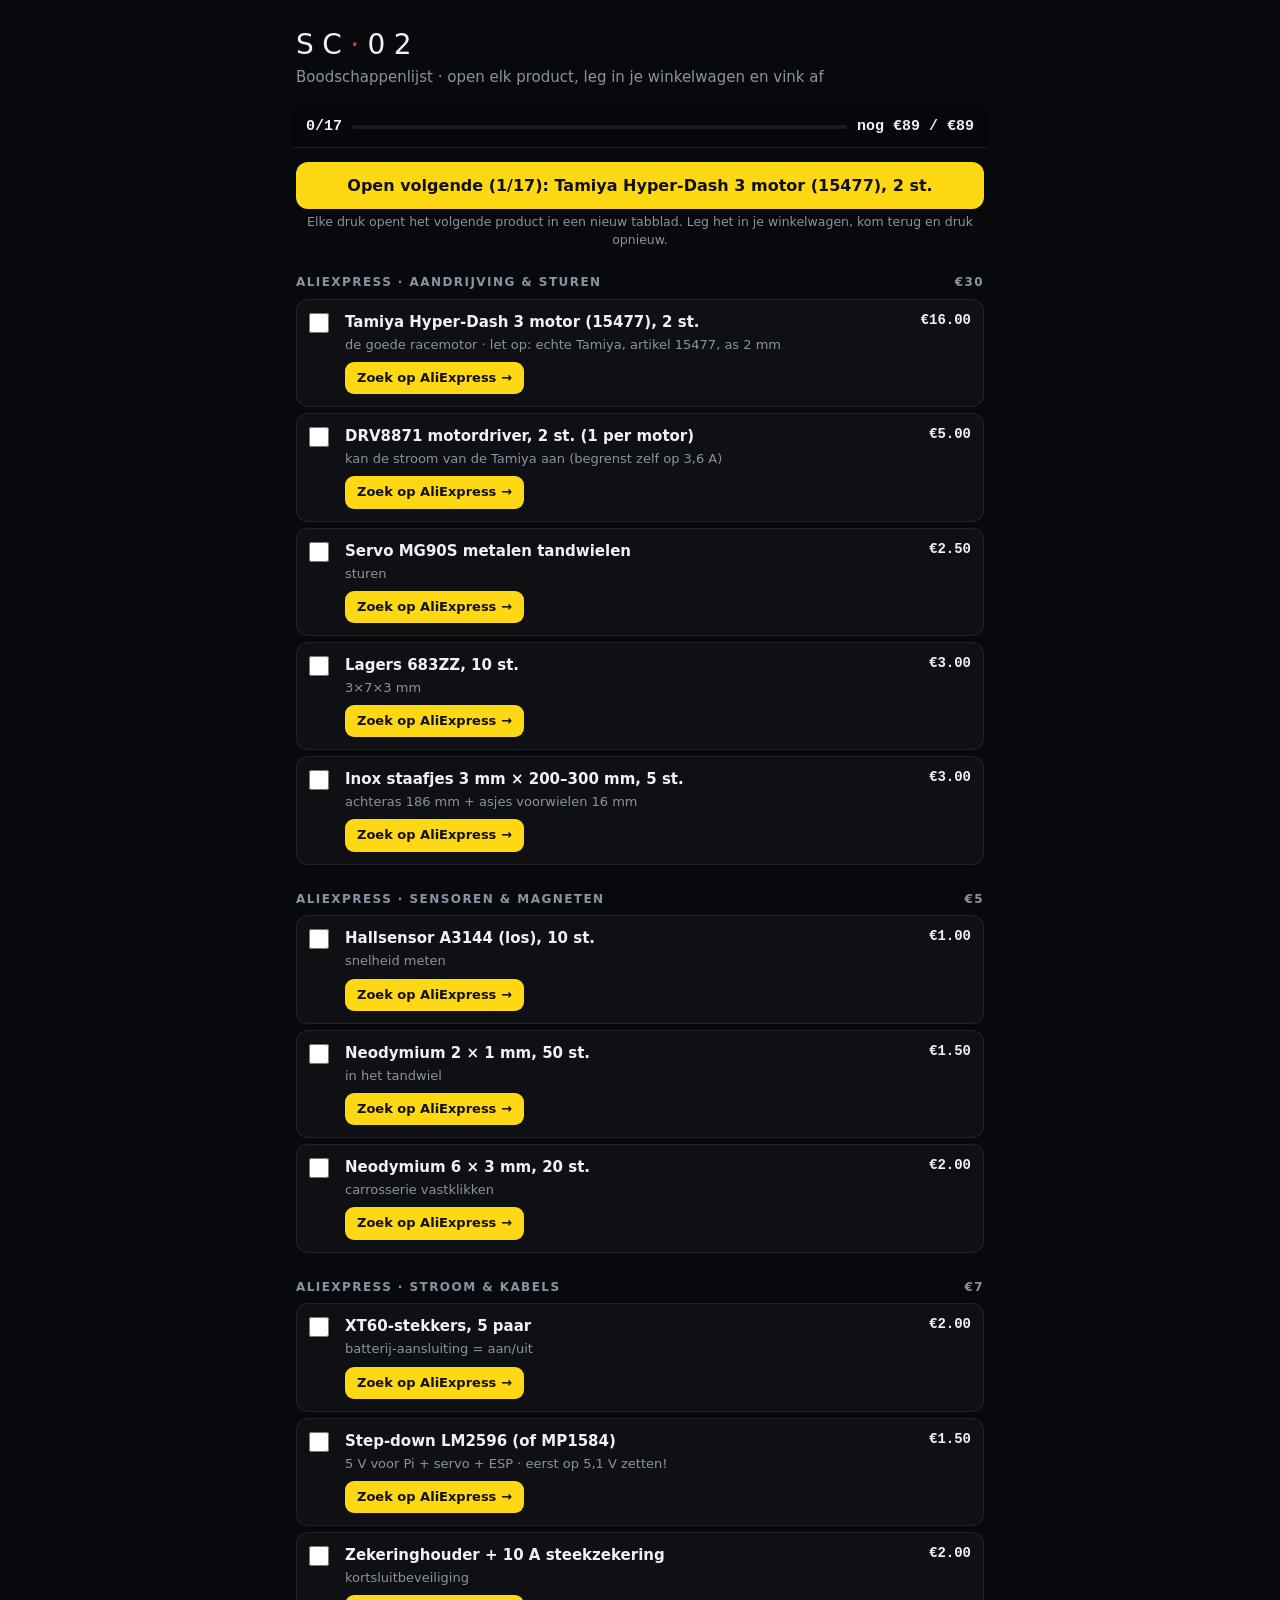
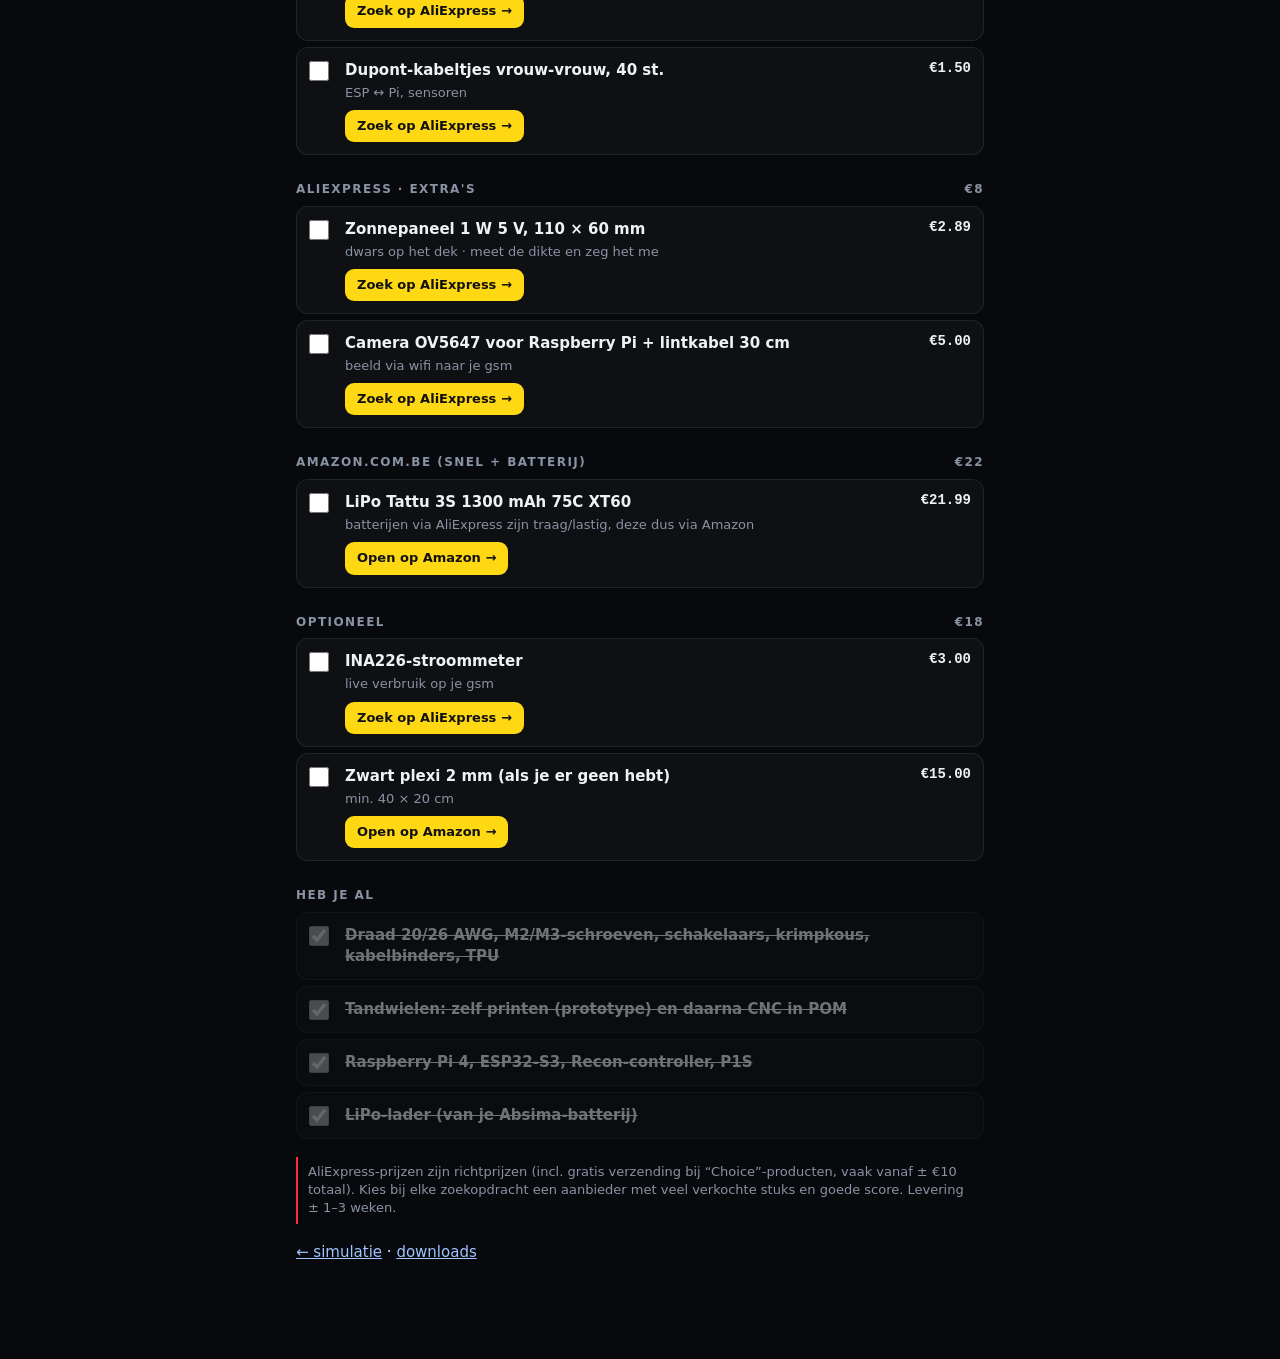
<file: f1/lijst/index.html>
<!doctype html><html lang="nl"><head><meta charset="utf-8">
<meta name="viewport" content="width=device-width,initial-scale=1,viewport-fit=cover"><meta name="theme-color" content="#07090d">
<title>SC-02 · boodschappen</title>
<style>
:root{--ink:#eef1f6;--mut:#8a93a3;--line:rgba(255,255,255,.08);--acc:#ff2d3c;--ok:#33d17a}
*{box-sizing:border-box}html,body{margin:0;background:#07090d;color:var(--ink);font:15px/1.4 system-ui,-apple-system,sans-serif}
main{max-width:720px;margin:auto;padding:28px 16px 80px}
h1{font:200 28px system-ui;letter-spacing:.3em;margin:0}h1 b{color:var(--acc);font-weight:400}
.sub{color:var(--mut);margin:6px 0 18px}
.tot{position:sticky;top:0;z-index:2;display:flex;gap:10px;align-items:center;justify-content:space-between;padding:12px 14px;margin:0 -4px 8px;
  background:rgba(7,9,13,.88);backdrop-filter:blur(12px);border-bottom:1px solid var(--line);font:600 15px ui-monospace,Menlo,monospace}
.bar{flex:1;height:4px;background:var(--line);border-radius:2px;overflow:hidden}.bar i{display:block;height:100%;background:var(--ok);width:0}
h2{font-size:12px;letter-spacing:.12em;text-transform:uppercase;color:var(--mut);margin:26px 0 8px;font-weight:600;display:flex;justify-content:space-between}
label{display:grid;grid-template-columns:26px 1fr auto;gap:10px;align-items:start;padding:12px;margin:6px 0;border:1px solid var(--line);border-radius:12px;background:rgba(255,255,255,.03);cursor:pointer}
label:has(input:checked){opacity:.45}label:has(input:checked) .n{text-decoration:line-through}
input{width:20px;height:20px;accent-color:var(--ok);margin:1px 0 0}
.n{font-weight:600}.q{color:var(--mut);font-weight:400}.d{color:var(--mut);font-size:13px;margin-top:3px}.s{color:#b9a3ff;font-size:12.5px;margin-top:3px}
.p{font:600 14px ui-monospace,Menlo,monospace;white-space:nowrap}
.have label{opacity:.6}
.note{color:var(--mut);font-size:13px;border-left:2px solid var(--acc);padding:6px 10px;margin:18px 0}
a{color:#9ec5ff}
.all{width:100%;margin:6px 0 4px;padding:14px;border:0;border-radius:12px;background:#ffd814;color:#111;font:700 16px system-ui;cursor:pointer}
.hint{color:var(--mut);font-size:12.5px;margin:0 0 6px;text-align:center}
.go{display:inline-block;margin-top:8px;padding:7px 12px;border-radius:9px;background:#ffd814;color:#111;font-weight:600;font-size:13px;text-decoration:none}
</style></head><body><main>
<h1>SC<b>·</b>02</h1><div class="sub">Boodschappenlijst · open elk product, leg in je winkelwagen en vink af</div>
<div class="tot"><span id="cnt">0/0</span><div class="bar"><i id="bar"></i></div><span id="sum">€0</span></div>
<button id="all" class="all">Open alles (elk in een tabblad)</button>
<div class="hint">Elke druk opent het volgende product in een nieuw tabblad. Leg het in je winkelwagen, kom terug en druk opnieuw.</div>
<div id="list"></div>
<div class="note">AliExpress-prijzen zijn richtprijzen (incl. gratis verzending bij “Choice”-producten, vaak vanaf ± €10 totaal). Kies bij elke zoekopdracht een aanbieder met veel verkochte stuks en goede score. Levering ± 1–3 weken.</div>
<p><a href="../">← simulatie</a> · <a href="../files/">downloads</a></p>
</main>
<script>
const A = "https://www.amazon.com.be/dp/";
const S = (q) => "https://www.amazon.com.be/s?k=" + encodeURIComponent(q);
const X = (q) => "https://www.aliexpress.com/w/wholesale-" + q.trim().replace(/\s+/g, "-") + ".html";
const L = [
 ["AliExpress · aandrijving & sturen", [
  ["Tamiya Hyper-Dash 3 motor (15477), 2 st.", 1, 16, "de goede racemotor · let op: echte Tamiya, artikel 15477, as 2 mm", X("Tamiya Hyper Dash 3 motor 15477")],
  ["DRV8871 motordriver, 2 st. (1 per motor)", 1, 5, "kan de stroom van de Tamiya aan (begrenst zelf op 3,6 A)", X("DRV8871 motor driver module")],
  ["Servo MG90S metalen tandwielen", 1, 2.5, "sturen", X("MG90S metal gear servo")],
  ["Lagers 683ZZ, 10 st.", 1, 3, "3×7×3 mm", X("683ZZ bearing 3x7x3")],
  ["Inox staafjes 3 mm × 200–300 mm, 5 st.", 1, 3, "achteras 186 mm + asjes voorwielen 16 mm", X("304 stainless steel rod 3mm 300mm")],
 ]],
 ["AliExpress · sensoren & magneten", [
  ["Hallsensor A3144 (los), 10 st.", 1, 1, "snelheid meten", X("A3144 hall sensor TO-92")],
  ["Neodymium 2 × 1 mm, 50 st.", 1, 1.5, "in het tandwiel", X("neodymium magnet 2x1mm")],
  ["Neodymium 6 × 3 mm, 20 st.", 1, 2, "carrosserie vastklikken", X("neodymium magnet 6x3mm")],
 ]],
 ["AliExpress · stroom & kabels", [
  ["XT60-stekkers, 5 paar", 1, 2, "batterij-aansluiting = aan/uit", X("XT60 connector male female 5 pairs")],
  ["Step-down LM2596 (of MP1584)", 1, 1.5, "5 V voor Pi + servo + ESP · eerst op 5,1 V zetten!", X("LM2596 step down module")],
  ["Zekeringhouder + 10 A steekzekering", 1, 2, "kortsluitbeveiliging", X("inline blade fuse holder 10A")],
  ["Dupont-kabeltjes vrouw-vrouw, 40 st.", 1, 1.5, "ESP ↔ Pi, sensoren", X("dupont jumper wire female female 20cm 40pcs")],
 ]],
 ["AliExpress · extra's", [
  ["Zonnepaneel 1 W 5 V, 110 × 60 mm", 1, 2.89, "dwars op het dek · meet de dikte en zeg het me", X("solar panel 1W 5V 110x60mm")],
  ["Camera OV5647 voor Raspberry Pi + lintkabel 30 cm", 1, 5, "beeld via wifi naar je gsm", X("OV5647 raspberry pi camera 30cm cable")],
 ]],
 ["Amazon.com.be (snel + batterij)", [
  ["LiPo Tattu 3S 1300 mAh 75C XT60", 1, 21.99, "batterijen via AliExpress zijn traag/lastig, deze dus via Amazon", A + "B016Q3QQ3O"],
 ]],
 ["Optioneel", [
  ["INA226-stroommeter", 1, 3, "live verbruik op je gsm", X("INA226 module")],
  ["Zwart plexi 2 mm (als je er geen hebt)", 1, 15, "min. 40 × 20 cm", A + "B09N42XJYV"],
 ]],
];
const HAVE = [["Draad 20/26 AWG, M2/M3-schroeven, schakelaars, krimpkous, kabelbinders, TPU"], ["Tandwielen: zelf printen (prototype) en daarna CNC in POM"], ["Raspberry Pi 4, ESP32-S3, Recon-controller, P1S"], ["LiPo-lader (van je Absima-batterij)"]];
const KEY = "sc02-shop-v5";
let st = {}; try { st = JSON.parse(localStorage.getItem(KEY) || "{}"); } catch (e) {}
const box = document.getElementById("list");
let html = "";
L.forEach(([cat, items], ci) => {
  const sub = items.reduce((s, it) => s + it[1] * it[2], 0);
  html += `<h2><span>${cat}</span><span>€${sub.toFixed(0)}</span></h2>`;
  items.forEach((it, ii) => {
    const id = ci + "-" + ii, [n, q, p, d, s] = it;
    html += `<label><input type="checkbox" data-id="${id}" data-p="${(q * p).toFixed(2)}" ${st[id] ? "checked" : ""}>
      <div><div class="n">${n}</div>${d ? `<div class="d">${d}</div>` : ""}${s ? `<a class="go" href="${s}" target="_blank" rel="noopener">${s.includes("aliexpress") ? "Zoek op AliExpress →" : "Open op Amazon →"}</a>` : ""}</div>
      <div class="p">€${(q * p).toFixed(2)}</div></label>`;
  });
});
html += `<h2><span>Heb je al</span><span></span></h2><div class="have">` + HAVE.map(([n]) => `<label><input type="checkbox" checked disabled><div class="n">${n}</div><div></div></label>`).join("") + "</div>";
box.innerHTML = html;
function upd() {
  const all = [...box.querySelectorAll("input[data-id]")], done = all.filter((i) => i.checked);
  const total = all.reduce((s, i) => s + +i.dataset.p, 0), left = all.filter((i) => !i.checked).reduce((s, i) => s + +i.dataset.p, 0);
  document.getElementById("cnt").textContent = `${done.length}/${all.length}`;
  document.getElementById("sum").textContent = `nog €${left.toFixed(0)} / €${total.toFixed(0)}`;
  document.getElementById("bar").style.width = (done.length / all.length) * 100 + "%";
}
box.addEventListener("change", (e) => { const i = e.target; if (!i.dataset.id) return; st[i.dataset.id] = i.checked; try { localStorage.setItem(KEY, JSON.stringify(st)); } catch (e) {} upd(); });
upd();
const allBtn = document.getElementById("all");
function nextLinks() { return [...box.querySelectorAll("label")].filter((l) => { const i = l.querySelector("input[data-id]"); return i && !i.checked; })
  .map((l) => ({ a: l.querySelector("a.go"), n: l.querySelector(".n").textContent })).filter((x) => x.a); }
let pos = 0;
function label() { const L2 = nextLinks(); if (!L2.length) { allBtn.textContent = "Alles afgevinkt ✓"; return; }
  pos = pos % L2.length; allBtn.textContent = `Open volgende (${pos + 1}/${L2.length}): ${L2[pos].n}`; }
allBtn.addEventListener("click", () => { const L2 = nextLinks(); if (!L2.length) return; window.open(L2[pos % L2.length].a.href, "_blank", "noopener"); pos++; label(); });
box.addEventListener("change", () => { pos = 0; label(); });
label();
</script></body></html>
</file>
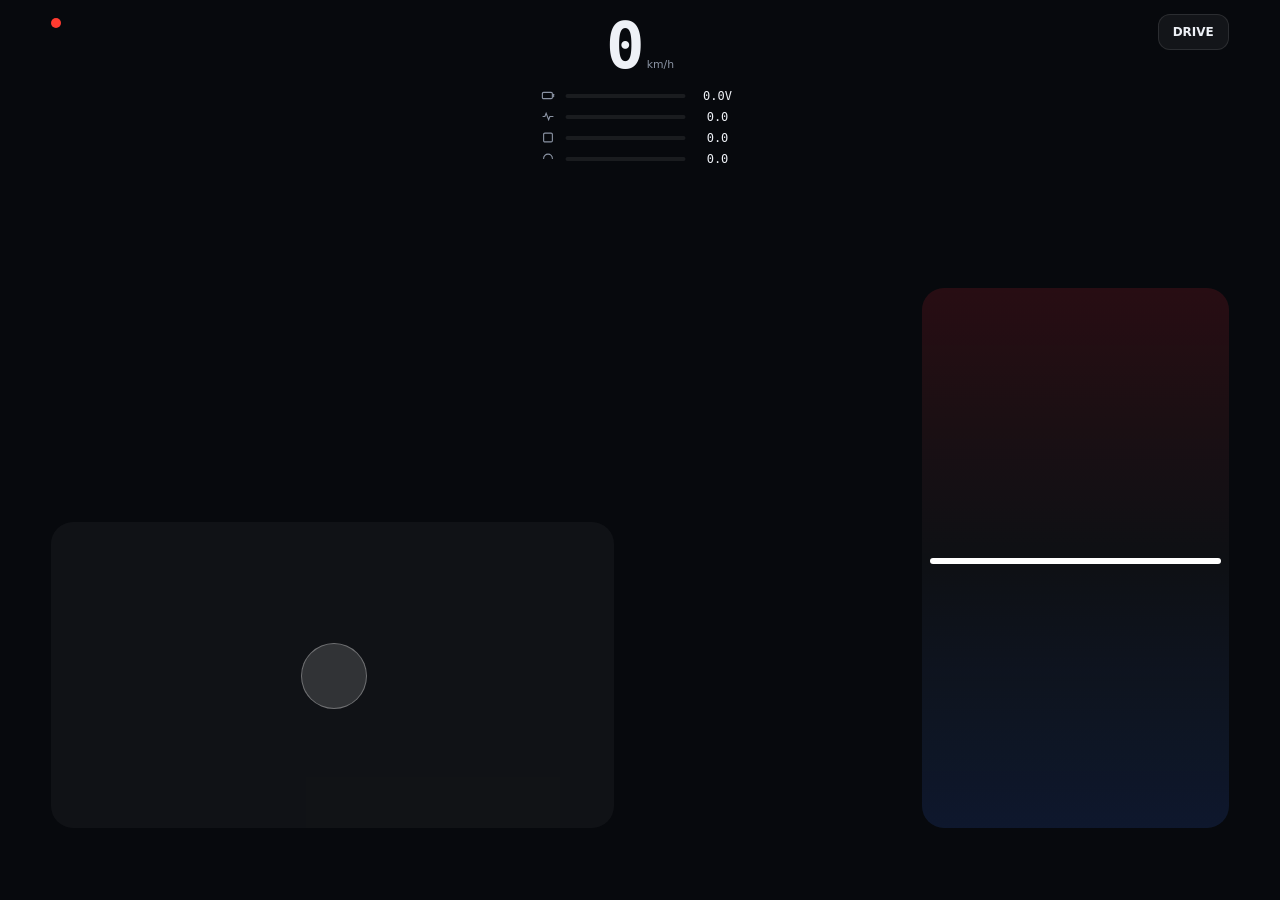
<file: f1/pi/phone.html>
<!doctype html><html lang="nl"><head><meta charset="utf-8">
<meta name="viewport" content="width=device-width,initial-scale=1,viewport-fit=cover,user-scalable=no"><meta name="theme-color" content="#07090d">
<title>SC-02</title>
<style>
html,body{margin:0;height:100%;background:#07090d;color:#eef1f6;font:13px system-ui;overflow:hidden;touch-action:none;user-select:none}
#hud{position:fixed;left:50%;top:14px;transform:translateX(-50%);text-align:center}
#spd{font:600 64px/1 ui-monospace,Menlo,monospace;letter-spacing:-.03em} small{color:#8a93a3}
.rows{display:grid;grid-template-columns:auto 120px 44px;gap:6px 10px;align-items:center;margin-top:10px;font:500 12px ui-monospace,Menlo,monospace}
.b{height:4px;background:rgba(255,255,255,.08);border-radius:2px;overflow:hidden}.b i{display:block;height:100%;width:0;background:linear-gradient(90deg,#ff6b3d,#ff2d3c)}
svg{width:15px;height:15px;fill:none;stroke:#8a93a3;stroke-width:1.8;stroke-linecap:round}
#steer{position:fixed;left:4vw;bottom:8vh;width:44vw;height:34vh;border-radius:22px;background:rgba(255,255,255,.04)}
#knob{position:absolute;left:50%;top:50%;width:64px;height:64px;margin:-32px;border-radius:50%;background:rgba(255,255,255,.14);border:1px solid rgba(255,255,255,.3)}
#pedal{position:fixed;right:4vw;bottom:8vh;width:24vw;height:60vh;border-radius:22px;background:linear-gradient(#ff2d3c22,#ffffff08 50%,#3d7bff22)}
#pk{position:absolute;left:8px;right:8px;height:6px;top:50%;border-radius:3px;background:#fff}
#mode{position:fixed;right:4vw;top:14px;padding:10px 14px;border-radius:12px;border:1px solid rgba(255,255,255,.1);background:rgba(255,255,255,.05);color:#eef1f6;font:600 12px system-ui}
#link{position:fixed;left:4vw;top:18px;width:10px;height:10px;border-radius:50%;background:#ff3b30}
</style></head><body>
<div id="link"></div><button id="mode">DRIVE</button>
<div id="hud"><div><span id="spd">0</span> <small>km/h</small></div>
<div class="rows">
<svg viewBox="0 0 24 24"><rect x="3" y="7" width="16" height="10" rx="2"/><path d="M21 10v4"/></svg><div class="b"><i id="bt"></i></div><span id="tv">0.0V</span>
<svg viewBox="0 0 24 24"><path d="M4 12h3l2-5 4 10 2-5h5"/></svg><div class="b"><i id="bm"></i></div><span id="tm">0.0</span>
<svg viewBox="0 0 24 24"><rect x="5" y="5" width="14" height="14" rx="2"/></svg><div class="b"><i id="bp"></i></div><span id="tp">0.0</span>
<svg viewBox="0 0 24 24"><path d="M5 12a7 7 0 0 1 14 0"/></svg><div class="b"><i id="be"></i></div><span id="te">0.0</span>
</div></div>
<div id="steer"><div id="knob"></div></div><div id="pedal"><div id="pk"></div></div>
<script>
const $=id=>document.getElementById(id);let ws,steer=0,pedal=0;
function conn(){ws=new WebSocket(`ws://${location.host}/ws`);ws.onopen=()=>$('link').style.background='#33d17a';
 ws.onclose=()=>{$('link').style.background='#ff3b30';setTimeout(conn,1000)};
 ws.onmessage=e=>{const d=JSON.parse(e.data);$('spd').textContent=Math.round(d.spd*3.6);$('tv').textContent=d.v.toFixed(1)+'V';
  $('tm').textContent=d.pm.toFixed(1);$('tp').textContent=d.pi.toFixed(1);$('te').textContent=d.esp.toFixed(1);$('mode').textContent=d.mode;
  $('bt').style.width=Math.max(0,Math.min(100,(d.v-9.6)/(12.6-9.6)*100))+'%';$('bm').style.width=Math.min(100,d.pm/30*100)+'%';
  $('bp').style.width=Math.min(100,d.pi/6*100)+'%';$('be').style.width=Math.min(100,d.esp/2*100)+'%'}}
conn();
const area=(el,fn,end)=>{const h=e=>{const r=el.getBoundingClientRect();for(const t of e.touches){if(t.clientX>=r.left-30&&t.clientX<=r.right+30){fn(t,r)}}e.preventDefault()};
 el.addEventListener('touchstart',h,{passive:false});el.addEventListener('touchmove',h,{passive:false});el.addEventListener('touchend',end)};
area($('steer'),(t,r)=>{steer=Math.max(-1,Math.min(1,((t.clientX-r.left)/r.width)*2-1));$('knob').style.left=(steer+1)*50+'%'},()=>{steer=0;$('knob').style.left='50%'});
area($('pedal'),(t,r)=>{pedal=Math.max(-1,Math.min(1,1-((t.clientY-r.top)/r.height)*2));$('pk').style.top=(1-pedal)*50+'%'},()=>{pedal=0;$('pk').style.top='50%'});
$('mode').onclick=()=>ws&&ws.send(JSON.stringify({cmd:'mode'}));
setInterval(()=>{if(ws&&ws.readyState===1)ws.send(JSON.stringify({thr:pedal>0?pedal:(pedal<-0.1?-0.6*Math.abs(pedal):0),brake:pedal<0?-pedal:0,steer:-steer}))},40);
</script></body></html>
</file>
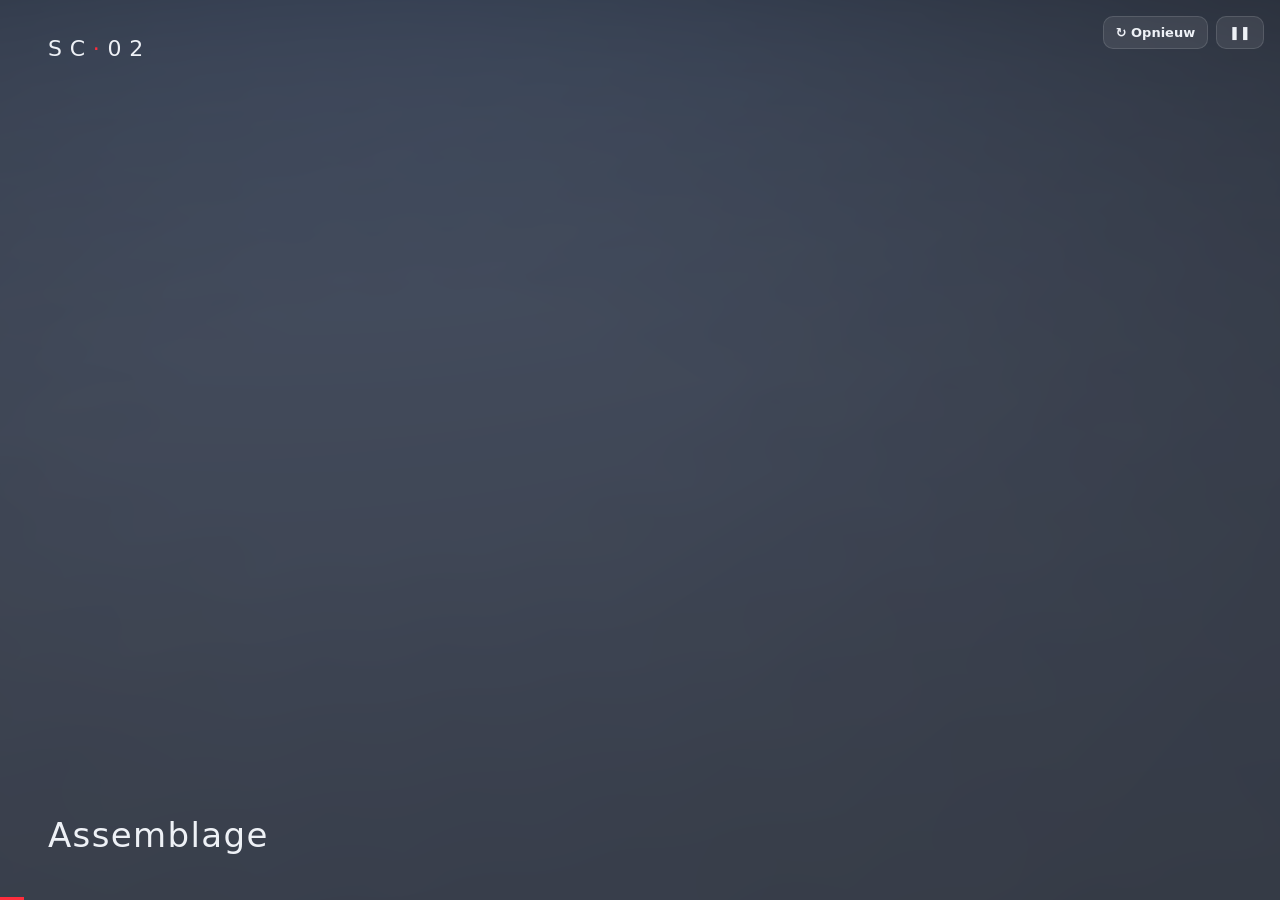
<file: f1/web/build.html>
<!doctype html>
<html lang="nl"><head><meta charset="utf-8"><meta name="viewport" content="width=device-width,initial-scale=1,viewport-fit=cover">
<title>SC-02 · Assemblage</title>
<style>
:root{--ink:#eef1f6;--mut:#8a93a3;--acc:#ff2d3c}
html,body{margin:0;height:100%;background:#0a0c10;color:var(--ink);font:15px/1.4 system-ui,-apple-system,sans-serif;overflow:hidden}
canvas{display:block;width:100vw;height:100vh}
#cap{position:fixed;left:clamp(16px,4vw,48px);bottom:clamp(16px,5vh,48px);pointer-events:none}
#cap .n{font:600 12px ui-monospace,Menlo,monospace;letter-spacing:.2em;color:var(--acc)}
#cap .t{font:300 clamp(20px,3.2vw,34px) system-ui;letter-spacing:.04em;margin-top:4px;transition:opacity .3s}
#mark{position:fixed;left:clamp(16px,4vw,48px);top:clamp(16px,4vh,40px);font:200 22px system-ui;letter-spacing:.35em}
#mark b{color:var(--acc);font-weight:400}
#bar{position:fixed;left:0;bottom:0;height:3px;background:var(--acc);width:0}
#ctl{position:fixed;right:16px;top:16px;display:flex;gap:8px}
#ctl button{background:rgba(255,255,255,.08);border:1px solid rgba(255,255,255,.12);color:var(--ink);border-radius:10px;padding:8px 12px;font:600 13px system-ui;cursor:pointer}
</style>
<script type="importmap">{ "imports": { "three": "./vendor/three.module.js", "three/addons/": "./vendor/addons/" } }</script>
</head><body>
<canvas id="c"></canvas>
<div id="mark">SC<b>·</b>02</div>
<div id="cap"><div class="n" id="num"></div><div class="t" id="txt"></div></div>
<div id="bar"></div>
<div id="ctl"><button id="replay">↻ Opnieuw</button><button id="pause">❚❚</button></div>
<script type="module">
import * as THREE from "three";
import { GLTFLoader } from "three/addons/loaders/GLTFLoader.js";
import { RoomEnvironment } from "three/addons/environments/RoomEnvironment.js";
import { toCreasedNormals } from "three/addons/utils/BufferGeometryUtils.js";

const VIDEO = new URLSearchParams(location.search).has("video");
const canvas = document.getElementById("c");
const renderer = new THREE.WebGLRenderer({ canvas, antialias: true, preserveDrawingBuffer: VIDEO });
renderer.setPixelRatio(Math.min(devicePixelRatio, 2));
renderer.toneMapping = THREE.ACESFilmicToneMapping; renderer.toneMappingExposure = 1.05;
renderer.shadowMap.enabled = true; renderer.shadowMap.type = THREE.PCFSoftShadowMap;
const scene = new THREE.Scene();
scene.background = new THREE.Color(0x0a0c10); scene.fog = new THREE.Fog(0x0a0c10, 1.2, 3.2);
const pmrem = new THREE.PMREMGenerator(renderer);
scene.environment = pmrem.fromScene(new RoomEnvironment(), 0.04).texture;
const camera = new THREE.PerspectiveCamera(30, 1, 0.01, 50);

// studio floor with soft vignette + key light
const floorTex = (() => { const c = document.createElement("canvas"); c.width = c.height = 512; const g = c.getContext("2d");
  const gr = g.createRadialGradient(256, 256, 4, 256, 256, 256); gr.addColorStop(0, "#2a2e36"); gr.addColorStop(0.12, "#16191f"); gr.addColorStop(1, "#0a0c10");
  g.fillStyle = gr; g.fillRect(0, 0, 512, 512); const t = new THREE.CanvasTexture(c); t.colorSpace = THREE.SRGBColorSpace; return t; })();
const ground = new THREE.Mesh(new THREE.CircleGeometry(8, 96), new THREE.MeshStandardMaterial({ map: floorTex, roughness: 0.9 }));
ground.rotation.x = -Math.PI / 2; ground.receiveShadow = true; scene.add(ground);
const key = new THREE.DirectionalLight(0xffffff, 1.7); key.position.set(0.5, 1.3, 0.7); key.castShadow = true;
key.shadow.mapSize.set(2048, 2048); Object.assign(key.shadow.camera, { left: -0.4, right: 0.4, top: 0.4, bottom: -0.4, near: 0.1, far: 4 });
key.shadow.bias = -0.0004; key.shadow.radius = 6; scene.add(key);
const rim = new THREE.DirectionalLight(0x9ec5ff, 1.4); rim.position.set(-0.8, 0.5, -0.9); scene.add(rim);

// ---- assembly steps: [caption, parts, direction (CAD mm: x fwd, y left, z up), distance]
const STEPS = [   // order + directions verified collision-free against the CAD (every part, 40 samples per path)
  ["Vloer · 2 mm zwart plexi", ["floor"], [0, 0, -1], 140],
  ["Achter- en voormodule", ["rear_module", "front_module"], [0, 0, 1], 120],
  ["Lagerblokken", ["rear_bearing_L", "rear_bearing_R"], [0, 0, 1], 100],
  ["Tandwiel", ["spur"], [0, 0, 1], 90],
  ["Achteras schuift door lagers en tandwiel", ["axle_rear"], [0, 1, 0], 170],
  ["Lagerkapjes", ["bearing_cap_L", "bearing_cap_R"], [0, 0, 1], 80],
  ["Brushless 2435 schuift tegen de motorplaat", ["motor_F_can", "motor_F_cap", "motor_F_term", "motor_F_shaft", "pinion_F"], [0, 1, 0], 90],
  ["Motorklem", ["motor_clamp"], [0, 0, 1], 90],
  ["Stuurservo met stuurhoorn", ["servo", "steering_horn"], [0, 0, 1], 110],
  ["Fusees", ["front_upright_L", "front_upright_R"], "side", 60],
  ["Stuurstangen", ["tie_rod_L", "tie_rod_R"], [0, 0, 1], 60],
  ["ESC naast de motor", ["esc_tray", "esc"], [0, 0, 1], 110],
  ["Afstandsbussen", ["pcb_posts"], [0, 0, 1], 110],
  ["Stuurprint v3 (ESP32-S3 + ELRS)", ["pcb", "pcb_xt60", "pcb_esp32s3", "pcb_elrs_c3", "pcb_elrs_e28", "pcb_coil", "pcb_usbc", "pcb_hdr_esc", "pcb_hdr_hall", "pcb_hdr_servo", "pcb_jst_solar"], [0, 0, 1], 130],
  ["Batterijbak boven de print", ["battery_tray"], [0, 0, 1], 130],
  ["LiPo 2S", ["battery"], [0, 0, 1], 130],
  ["Magneetclips", ["clip_0L", "clip_0R", "clip_1L", "clip_1R", "clip_2L", "clip_2R", "clip_3L", "clip_3R"], [0, 0, 1], 80],
  ["Splitter", ["splitter"], [0, 0, -1], 60],
  ["Diffuser", ["diffuser"], [-1, 0, 0], 80],
  ["Achterwielen", ["rim_RL", "tyre_RL", "rim_RR", "tyre_RR"], "side", 140],
  ["Voorwielen", ["rim_FL", "tyre_FL", "rim_FR", "tyre_FR"], "side", 140],
  ["Carrosserie klikt op de magneten", ["body"], [0, 0, 1], 220],
  ["Zonnepaneel", ["panel"], [0, 0, 1], 120],
  ["Koepel", ["canopy"], [0, 0, 1], 120],
  ["Achtervleugel door de sleuven", ["rear_wing"], [0, 0, 1], 150],
];
const STEP_T = 1.3, START = 1.2, OUTRO = 6.0;
const TOTAL = START + STEPS.length * STEP_T + OUTRO;

const cad = new THREE.Group(); cad.rotation.x = -Math.PI / 2; cad.scale.setScalar(0.001); scene.add(cad);
const parts = {};
const gltf = await new GLTFLoader().loadAsync("models/sc02.glb");
gltf.scene.traverse((o) => {
  if (!o.isMesh) return;
  o.castShadow = o.receiveShadow = true;
  const n = o.name;
  o.geometry.deleteAttribute("normal"); o.geometry = toCreasedNormals(o.geometry, THREE.MathUtils.degToRad(n === "body" || n === "canopy" ? 50 : 35));
  if (n === "body") o.material = new THREE.MeshPhysicalMaterial({ color: 0xa8111b, roughness: 0.42, metalness: 0.05, clearcoat: 0.5, clearcoatRoughness: 0.18, envMapIntensity: 0.6 });
  else if (n === "canopy") o.material = new THREE.MeshPhysicalMaterial({ color: 0x0b0f16, roughness: 0.05, metalness: 0.3, clearcoat: 1 });
  else if (n === "panel") o.material = new THREE.MeshPhysicalMaterial({ color: 0x14204a, roughness: 0.2, metalness: 0.3, clearcoat: 1, clearcoatRoughness: 0.05 });
  else if (n === "floor") o.material = new THREE.MeshStandardMaterial({ color: 0x16171a, roughness: 0.55, metalness: 0.0, envMapIntensity: 0.35 });
  const PRINTED = /^(rear_module|front_module|motor_clamp|rear_bearing|bearing_cap|front_upright|battery_tray|pcb_posts|esc_tray|clip_|steering_horn|tie_rod)/;
  if (PRINTED.test(n)) o.material = new THREE.MeshStandardMaterial({ color: 0xa7adb6, roughness: 0.55, metalness: 0.0 });   // light grey PLA
  o.material = o.material.clone();
});
while (gltf.scene.children.length) cad.add(gltf.scene.children[0]);
cad.traverse((o) => { if (o.isMesh) { o.geometry.computeBoundingBox(); const bb = o.geometry.boundingBox; parts[o.name] = { o, home: o.position.clone(), cy: (bb.min.y + bb.max.y) / 2 }; } });
// any mesh not in a step appears with the body
const used = new Set(STEPS.flatMap((s) => s[1]));
const bodyStep = STEPS.find((st) => st[1].includes("body")); for (const n in parts) if (!used.has(n)) bodyStep[1].push(n);

const ease = (t) => 1 - Math.pow(1 - Math.min(1, Math.max(0, t)), 3);
const num = document.getElementById("num"), txt = document.getElementById("txt"), bar = document.getElementById("bar");
let lastStep = -2;
function setTime(t) {
  STEPS.forEach(([cap, names, dir, dist], i) => {
    const k = ease((t - START - i * STEP_T) / (STEP_T * 0.95));
    for (const n of names) { const p = parts[n]; if (!p) continue;
      const v = dir === "side" ? new THREE.Vector3(0, Math.sign(p.cy) || 1, 0) : new THREE.Vector3(...dir).normalize();
      p.o.position.copy(p.home).addScaledVector(v, dist * (1 - k)); p.o.visible = t >= START + i * STEP_T; }
  });
  const si = Math.floor((t - START) / STEP_T);
  const cur = si >= STEPS.length ? STEPS.length : si;
  if (cur !== lastStep) { lastStep = cur;
    if (cur < 0) { num.textContent = ""; txt.textContent = "Assemblage"; }
    else if (cur >= STEPS.length) { num.textContent = "KLAAR"; txt.textContent = "SC-02 Solar Hypercar"; }
    else { num.textContent = String(cur + 1).padStart(2, "0") + " / " + STEPS.length; txt.textContent = STEPS[cur][0]; } }
  bar.style.width = (Math.min(1, t / TOTAL) * 100) + "%";
  // camera: slow orbit around the car, a bit higher while building, lower for the hero shot
  const c = new THREE.Vector3(0.136, 0.02, 0);
  const a = 0.9 + t * 0.11, end = ease((t - (TOTAL - OUTRO)) / 3);
  const r = 0.64 - 0.1 * end, h = 0.36 - 0.2 * end;
  camera.position.set(c.x + r * Math.cos(a), h, c.z + r * Math.sin(a)); camera.lookAt(c);
}
function resize() { const w = innerWidth, h = innerHeight; renderer.setSize(w, h, false); camera.aspect = w / h; camera.updateProjectionMatrix(); }
addEventListener("resize", resize); resize();

let t = 0, paused = false, last = performance.now();
document.getElementById("replay").onclick = () => { t = 0; };
document.getElementById("pause").onclick = (e) => { paused = !paused; e.target.textContent = paused ? "▶" : "❚❚"; };
if (VIDEO) {
  document.getElementById("ctl").style.display = "none";
  const fps = 30;
  window.__video = { fps, frames: Math.ceil(TOTAL * fps), frame: (f) => { setTime(f / fps); renderer.render(scene, camera); } };
  window.__ready = true;
} else {
  renderer.setAnimationLoop((now) => {
    const dt = Math.min(0.05, (now - last) / 1000); last = now;
    if (!paused) { t += dt; if (t > TOTAL + 2) t = 0; }
    setTime(t); renderer.render(scene, camera);
  });
}
</script>
</body></html>
</file>
